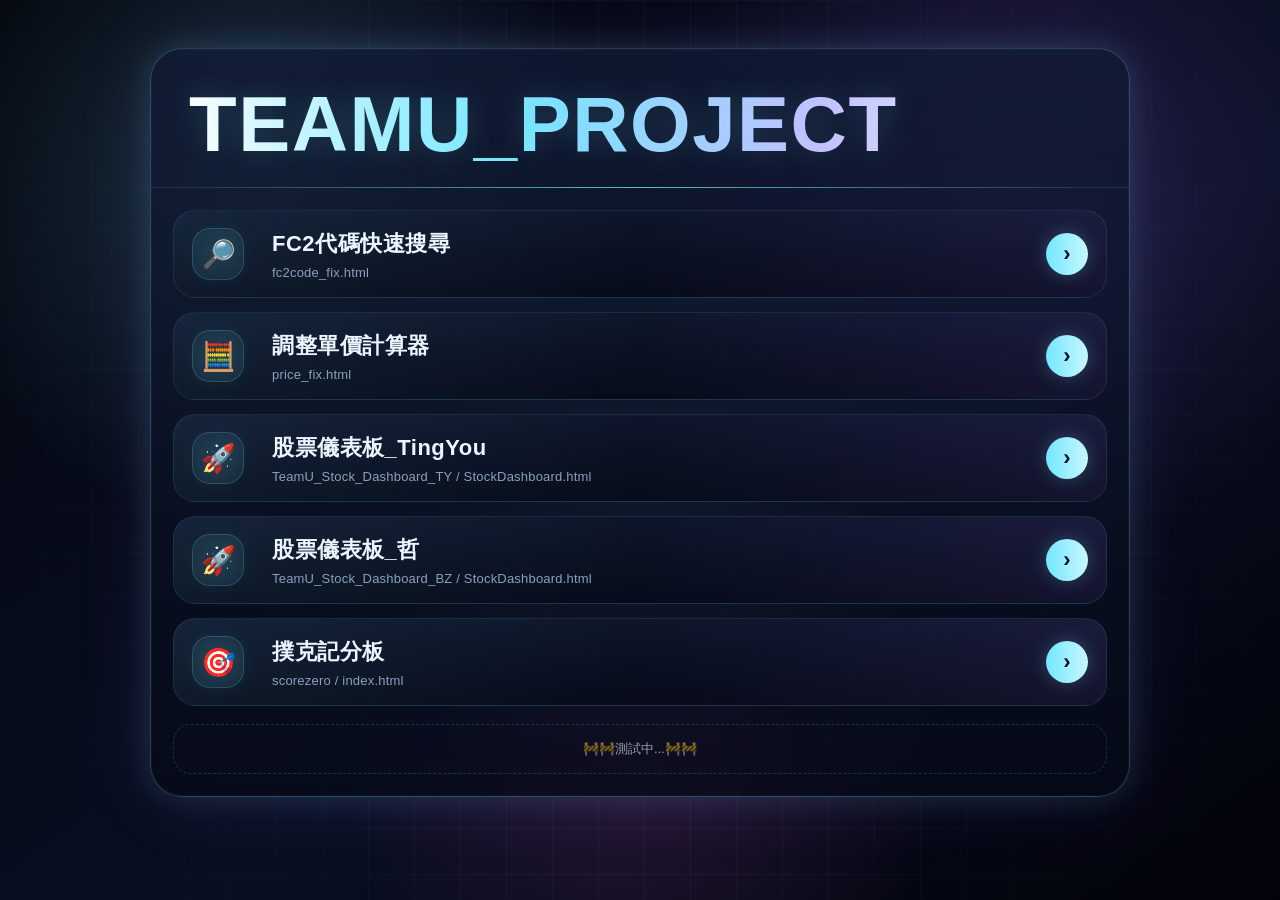
<file: index.html>
<!DOCTYPE html>
<html lang="zh-Hant">
<head>
  <link rel="icon" type="image/png" href="favicon.png">
  <meta charset="UTF-8" />
  <meta name="viewport" content="width=device-width, initial-scale=1.0" />
  <title>TeamU_Project</title>
  <style>
    :root {
      --bg1: #03050d;
      --bg2: #090f22;
      --line: rgba(117, 231, 255, 0.24);
      --cyan: #75e7ff;
      --purple: #a46cff;
      --pink: #ff5ce1;
      --text: #eaf6ff;
      --muted: #8aa0bf;
    }

    * { box-sizing: border-box; }

    html, body {
      margin: 0;
      min-height: 100%;
      font-family: "Segoe UI", "Noto Sans TC", Arial, sans-serif;
      color: var(--text);
    }

    body {
      min-height: 100vh;
      background:
        radial-gradient(circle at 20% 20%, rgba(117, 231, 255, 0.18), transparent 28%),
        radial-gradient(circle at 80% 20%, rgba(164, 108, 255, 0.16), transparent 30%),
        radial-gradient(circle at 50% 85%, rgba(255, 92, 225, 0.12), transparent 30%),
        linear-gradient(145deg, var(--bg1), var(--bg2) 58%, #02030a);
      overflow-x: hidden;
    }

    body::before {
      content: "";
      position: fixed;
      inset: 0;
      background-image:
        linear-gradient(rgba(117, 231, 255, 0.055) 1px, transparent 1px),
        linear-gradient(90deg, rgba(117, 231, 255, 0.055) 1px, transparent 1px);
      background-size: 46px 46px;
      mask-image: radial-gradient(circle at center, black 42%, transparent 92%);
      pointer-events: none;
    }

    body::after {
      content: "";
      position: fixed;
      left: 50%;
      top: 50%;
      width: 620px;
      height: 620px;
      transform: translate(-50%, -50%);
      border-radius: 50%;
      background: radial-gradient(circle, rgba(117, 231, 255, 0.15), transparent 68%);
      filter: blur(24px);
      animation: pulse 6s ease-in-out infinite;
      pointer-events: none;
    }

    @keyframes pulse {
      0%, 100% { opacity: .58; }
      50% { opacity: .95; }
    }

    .stars {
      position: fixed;
      inset: 0;
      background-image:
        radial-gradient(2px 2px at 12% 22%, rgba(255,255,255,.85), transparent 60%),
        radial-gradient(1.5px 1.5px at 25% 78%, rgba(117, 231, 255,.9), transparent 60%),
        radial-gradient(2px 2px at 77% 28%, rgba(255,255,255,.78), transparent 60%),
        radial-gradient(1.5px 1.5px at 86% 72%, rgba(164, 108, 255,.9), transparent 60%),
        radial-gradient(1.2px 1.2px at 52% 56%, rgba(255, 92, 225,.85), transparent 60%);
      pointer-events: none;
    }

    .wrap {
      position: relative;
      z-index: 1;
      width: min(980px, calc(100% - 32px));
      margin: 0 auto;
      padding: 48px 0;
    }

    .portal {
      border-radius: 32px;
      border: 1px solid var(--line);
      background: linear-gradient(180deg, rgba(18, 27, 54, 0.76), rgba(6, 10, 24, 0.72));
      backdrop-filter: blur(16px);
      box-shadow:
        0 0 0 1px rgba(255,255,255,0.03) inset,
        0 0 32px rgba(117, 231, 255, 0.14),
        0 0 80px rgba(164, 108, 255, 0.12);
      overflow: hidden;
    }

    .header {
      padding: 38px 38px 26px;
      border-bottom: 1px solid rgba(117, 231, 255, 0.12);
      position: relative;
    }

    .header::after {
      content: "";
      position: absolute;
      left: 38px;
      right: 38px;
      bottom: -1px;
      height: 1px;
      background: linear-gradient(90deg, transparent, rgba(117,231,255,.75), transparent);
    }

    h1 {
      margin: 0;
      font-size: clamp(42px, 7vw, 78px);
      line-height: .95;
      letter-spacing: 1.5px;
      font-weight: 900;
      text-transform: uppercase;
      background: linear-gradient(90deg, #ffffff, var(--cyan) 35%, #c7bfff 70%, #ffffff);
      -webkit-background-clip: text;
      -webkit-text-fill-color: transparent;
      text-shadow: 0 0 30px rgba(117, 231, 255, 0.2);
    }

    .project-list {
      padding: 22px;
      display: flex;
      flex-direction: column;
      gap: 14px;
    }

    .project-row {
      min-height: 88px;
      display: grid;
      grid-template-columns: 62px 1fr auto;
      align-items: center;
      gap: 18px;
      padding: 16px 18px;
      text-decoration: none;
      color: var(--text);
      border-radius: 22px;
      border: 1px solid rgba(117, 231, 255, 0.16);
      background: linear-gradient(180deg, rgba(15, 22, 44, 0.86), rgba(7, 11, 25, 0.92));
      position: relative;
      overflow: hidden;
      transition: transform .22s ease, border-color .22s ease, box-shadow .22s ease;
    }

    .project-row::before {
      content: "";
      position: absolute;
      inset: 0;
      background: linear-gradient(100deg, rgba(117, 231, 255, 0.1), transparent 50%, rgba(164,108,255,0.12));
      opacity: .75;
      pointer-events: none;
    }

    .project-row:hover {
      transform: translateX(8px);
      border-color: rgba(117, 231, 255, 0.5);
      box-shadow: 0 0 30px rgba(117, 231, 255, 0.14);
    }

    .icon, .project-info, .arrow {
      position: relative;
      z-index: 1;
    }

    .icon {
      width: 52px;
      height: 52px;
      border-radius: 18px;
      display: grid;
      place-items: center;
      font-size: 28px;
      background: rgba(117, 231, 255, 0.08);
      border: 1px solid rgba(117, 231, 255, 0.18);
      filter: drop-shadow(0 0 12px rgba(117, 231, 255, .22));
    }

    .project-name {
      font-size: 22px;
      font-weight: 850;
      letter-spacing: .5px;
    }

    .file-name {
      margin-top: 6px;
      color: var(--muted);
      font-size: 13px;
      letter-spacing: .2px;
    }

    .arrow {
      width: 42px;
      height: 42px;
      border-radius: 50%;
      display: grid;
      place-items: center;
      color: #07111f;
      background: linear-gradient(90deg, var(--cyan), #c6f7ff);
      font-size: 22px;
      font-weight: 900;
      box-shadow: 0 0 18px rgba(117, 231, 255, 0.25);
    }

    .add-note {
      margin-top: 4px;
      padding: 15px 18px;
      border-radius: 18px;
      color: rgba(234,246,255,.62);
      border: 1px dashed rgba(117, 231, 255, 0.18);
      font-size: 13px;
      text-align: center;
    }

    @media (max-width: 700px) {
      .wrap { width: min(100% - 20px, 980px); padding: 20px 0; }
      .header { padding: 30px 22px 22px; }
      .header::after { left: 22px; right: 22px; }
      .project-list { padding: 14px; }
      .project-row {
        grid-template-columns: 50px 1fr 36px;
        gap: 12px;
        padding: 14px;
      }
      .icon { width: 46px; height: 46px; font-size: 24px; }
      .project-name { font-size: 18px; }
      .file-name { font-size: 12px; }
      .arrow { width: 36px; height: 36px; font-size: 18px; }
    }
  </style>
</head>
<body>
  <div class="stars"></div>

  <main class="wrap">
    <section class="portal">
      <header class="header">
        <h1>TeamU_Project</h1>
      </header>

      <section class="project-list">
        <a class="project-row" href="fc2code_fix.html">
          <div class="icon">🔎</div>
          <div class="project-info">
            <div class="project-name">FC2代碼快速搜尋</div>
            <div class="file-name">fc2code_fix.html</div>
          </div>
          <div class="arrow">›</div>
        </a>

        <a class="project-row" href="price_fix.html">
          <div class="icon">🧮</div>
          <div class="project-info">
            <div class="project-name">調整單價計算器</div>
            <div class="file-name">price_fix.html</div>
          </div>
          <div class="arrow">›</div>
        </a>

        <a class="project-row" href="TeamU_Stock_Dashboard_TY/StockDashboard.html">
          <div class="icon">🚀</div>
          <div class="project-info">
            <div class="project-name">股票儀表板_TingYou</div>
            <div class="file-name">TeamU_Stock_Dashboard_TY / StockDashboard.html</div>
          </div>
          <div class="arrow">›</div>
        </a>

        <a class="project-row" href="TeamU_Stock_Dashboard_BZ/StockDashboard.html">
          <div class="icon">🚀</div>
          <div class="project-info">
            <div class="project-name">股票儀表板_哲</div>
            <div class="file-name">TeamU_Stock_Dashboard_BZ / StockDashboard.html</div>
          </div>
          <div class="arrow">›</div>
        </a>        
        

        <a class="project-row" href="scorezero/index.html">
          <div class="icon">🎯</div>
          <div class="project-info">
            <div class="project-name">撲克記分板</div>
            <div class="file-name">scorezero / index.html</div>
          </div>
          <div class="arrow">›</div>
        </a>



        <!-- 新增網站時，複製下面這段，改名稱與 href 檔名即可
        <a class="project-row" href="new_site.html">
          <div class="icon">🚧</div>
          <div class="project-info">
            <div class="project-name">新網站名稱</div>
            <div class="file-name">new_site.html</div>
          </div>
          <div class="arrow">›</div>
        </a>
                
        👍🔥✨🚀💡📍💯⚡️🌟🛠️⚙️📦🎯📊📝📅📌🔍💬🔔✉️📧🛒🛍️💰💎💳🔑🔒🔓🤝🏠🏢🌐💻📱🖥️🎥📷🎨🎧
        🎸🍕🍔☕️🍺🍻🍷🥂🗺️✈️🚗🚴‍♂️🏆🥇🥈🥉⚽️🏀🎵🎶❤️‍🔥💔❣️💖💕☘️🍁🌵🌺🌴🌊☀️🌙⭐☁️⚡💥🐾💪👋
        🙌👏✍️📌📎📐📏🔨🔩🪓🧱🪵🛢️🔮🧿🎒🧳🏷️🎟️🎫🍿🍩🍦🍣🍜🥩🥬🍎🍓🍇🥑🥥🥐🥖🧀🍖🍗🍟🌭🥪🌮🌯
        🥚🍳🥞🫖🥤🥤🍹🧃🧊🚢✈️🚁🚊🚋🚌🚕🚗🚚🚜🛵🛺🚲🛹🛴🚨🚥🚧⚓⛺🎪🎭🎰🎲🎳🎯🎨🎬🎤🎧🎷🎺
        🎸🎻🥁📱📲💻⌨️🖥️🖨️🖱️💾💿📀📼📷📸📹🎥📽️🎞️📞📟📠📺📻🎙️🎚️🎛️🧭⏱️⏲️⏰⏰⏳⏳📡🔋🔌💡🔦🕯️🪔
        🧯🛢️💵💴💶💷🪙💰💳💎⚖️🪜🧰🪛⛓️🩹🩺🩸💊💉🧬🔬🔭📡🛰️🚪🪞🪟🛏️🛋️🪑🚽🪠🚿🛁🔑🗝️📦📫📬📭📮📜📃📄📑
        📊📈📉🗒️🗓️📆📇📝📁📂📅📂📅📂
                      
        -->

        <div class="add-note">🚧🚧測試中...🚧🚧</div>
      </section>
    </section>
  </main>
</body>
</html>
</file>
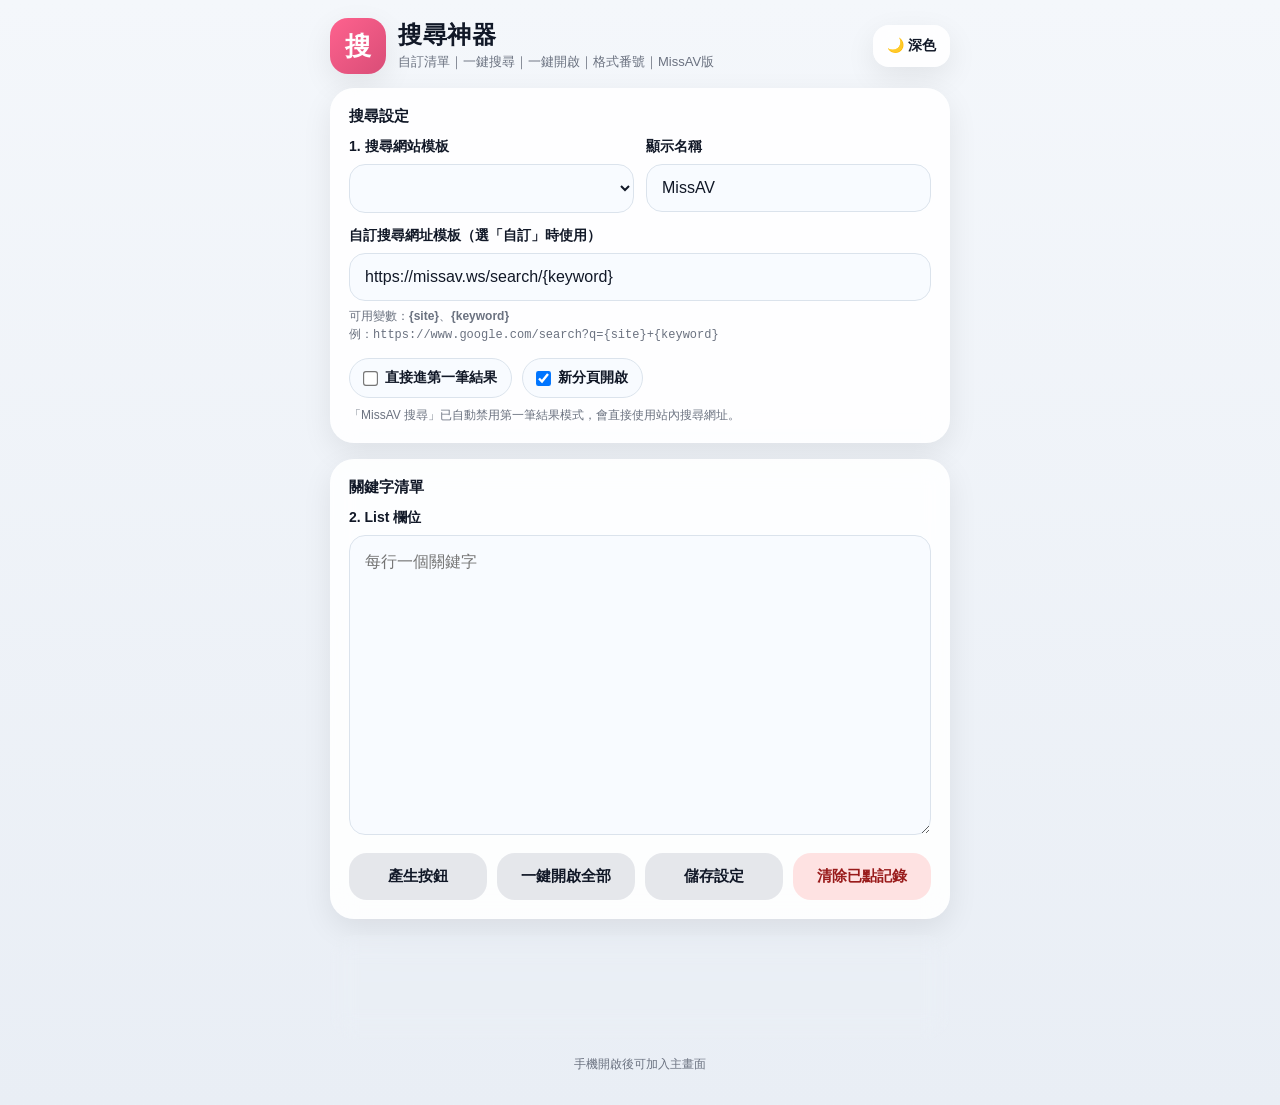
<file: fc2code_fix.html>
<!DOCTYPE html>
<html lang="zh-Hant">
<head>
  <link rel="icon" type="image/png" href="favicon.png">
  <meta charset="UTF-8" />
  <meta name="viewport" content="width=device-width, initial-scale=1.0, viewport-fit=cover" />
  <title>搜尋神器 V5</title>
  <meta name="theme-color" content="#111827" />
  <style>
    :root {
      --bg: #f4f7fb;
      --bg2: #e9eef5;
      --card: rgba(255, 255, 255, 0.88);
      --text: #111827;
      --subtext: #6b7280;
      --border: #dbe3ec;
      --input-bg: #f8fbff;
      --primary: #111827;
      --primary-text: #ffffff;
      --secondary: #e5e7eb;
      --secondary-text: #111827;
      --chip: #ffffff;
      --chip-border: #d7dfe8;
      --chip-visited: #dbeafe;
      --chip-visited-border: #60a5fa;
      --shadow: 0 10px 30px rgba(0, 0, 0, 0.08);
      --icon-bg: linear-gradient(135deg, rgb(254, 98, 142) 0%, #d94d77 100%);    }

    body.dark {
      --bg: #0b1220;
      --bg2: #111827;
      --card: rgba(17, 24, 39, 0.82);
      --text: #f9fafb;
      --subtext: #9ca3af;
      --border: #334155;
      --input-bg: #0f172a;
      --primary: #f9fafb;
      --primary-text: #111827;
      --secondary: #1f2937;
      --secondary-text: #f3f4f6;
      --chip: #111827;
      --chip-border: #334155;
      --chip-visited: #1e3a5f;
      --chip-visited-border: #60a5fa;
      --shadow: 0 12px 36px rgba(0, 0, 0, 0.35);
      --icon-bg: linear-gradient(135deg, rgb(254, 98, 142) 0%, #b93f67 100%);
    }

    * {
      box-sizing: border-box;
      -webkit-tap-highlight-color: transparent;
    }

    html, body {
      margin: 0;
      padding: 0;
      min-height: 100%;
      font-family: -apple-system, BlinkMacSystemFont, "Segoe UI", "Microsoft JhengHei", sans-serif;
      background: linear-gradient(180deg, var(--bg) 0%, var(--bg2) 100%);
      color: var(--text);
    }

    body {
      padding: 18px 12px 32px;
      transition: background 0.25s ease, color 0.25s ease;
    }

    .app {
      max-width: 620px;
      margin: 0 auto;
    }

    .topbar {
      display: flex;
      justify-content: space-between;
      align-items: center;
      gap: 12px;
      margin-bottom: 14px;
    }

    .brand {
      display: flex;
      align-items: center;
      gap: 12px;
    }

    .app-icon {
      width: 56px;
      height: 56px;
      border-radius: 18px;
      background: var(--icon-bg);
      color: white;
      display: flex;
      align-items: center;
      justify-content: center;
      font-size: 26px;
      font-weight: 800;
      box-shadow: var(--shadow);
      flex-shrink: 0;
    }

    .brand-text h1 {
      font-size: 24px;
      margin: 0;
      line-height: 1.2;
      font-weight: 800;
      letter-spacing: 0.5px;
    }

    .brand-text p {
      margin: 4px 0 0;
      color: var(--subtext);
      font-size: 13px;
    }

    .toggle-btn {
      border: none;
      background: var(--card);
      color: var(--text);
      border-radius: 16px;
      padding: 12px 14px;
      cursor: pointer;
      box-shadow: var(--shadow);
      font-size: 14px;
      font-weight: 700;
      backdrop-filter: blur(10px);
    }

    .card {
      background: var(--card);
      border: 1px solid rgba(255,255,255,0.08);
      backdrop-filter: blur(12px);
      border-radius: 24px;
      padding: 18px;
      box-shadow: var(--shadow);
      margin-bottom: 16px;
    }

    .section-title {
      font-size: 15px;
      font-weight: 800;
      margin-bottom: 12px;
    }

    .field { margin-bottom: 14px; }

    .field label {
      display: block;
      margin-bottom: 8px;
      font-size: 14px;
      font-weight: 700;
    }

    .field input,
    .field select,
    .field textarea {
      width: 100%;
      border: 1px solid var(--border);
      border-radius: 16px;
      padding: 14px 15px;
      font-size: 16px;
      background: var(--input-bg);
      color: var(--text);
      outline: none;
      transition: 0.2s ease;
    }

    .field input:focus,
    .field select:focus,
    .field textarea:focus {
      border-color: #60a5fa;
      box-shadow: 0 0 0 4px rgba(96, 165, 250, 0.15);
    }

    .field textarea {
      min-height: 300px;
      resize: vertical;
      line-height: 1.65;
    }

    .hint {
      color: var(--subtext);
      font-size: 12px;
      margin-top: 6px;
      line-height: 1.5;
    }

    .inline-grid {
      display: grid;
      grid-template-columns: 1fr 1fr;
      gap: 12px;
    }

    .switch-row {
      display: flex;
      flex-wrap: wrap;
      gap: 10px;
      margin-top: 4px;
    }

    .switch-pill {
      display: inline-flex;
      align-items: center;
      gap: 8px;
      background: var(--input-bg);
      border: 1px solid var(--border);
      border-radius: 999px;
      padding: 10px 14px;
      font-size: 14px;
      font-weight: 600;
    }

    .switch-pill input {
      width: auto;
      margin: 0;
      transform: scale(1.15);
    }

    .button-row {
      display: flex;
      flex-wrap: wrap;
      gap: 10px;
      margin-top: 8px;
    }

    button.action {
      border: none;
      border-radius: 18px;
      padding: 14px 18px;
      cursor: pointer;
      font-size: 15px;
      font-weight: 800;
      transition: transform 0.08s ease, opacity 0.2s ease;
      min-width: 130px;
    }

    button.action:active { transform: scale(0.98); }
    .primary { background: var(--primary); color: var(--primary-text); flex: 1; }
    .secondary { background: var(--secondary); color: var(--secondary-text); flex: 1; }
    .danger-lite { background: #fee2e2; color: #991b1b; flex: 1; }
    body.dark .danger-lite { background: #3f1d1d; color: #fecaca; }

    .result-header {
      display: flex;
      justify-content: space-between;
      align-items: center;
      gap: 10px;
      flex-wrap: wrap;
      margin-bottom: 12px;
    }

    .result-header h2 { margin: 0; font-size: 18px; font-weight: 800; }

    .chips {
      display: flex;
      flex-wrap: wrap;
      gap: 10px;
    }

    .chip {
      background: var(--chip);
      border: 1px solid var(--chip-border);
      border-radius: 18px;
      padding: 12px 16px;
      font-size: 15px;
      font-weight: 700;
      cursor: pointer;
      user-select: none;
      transition: all 0.18s ease;
      box-shadow: 0 4px 12px rgba(0,0,0,0.04);
      color: var(--text);
    }

    .chip:hover { transform: translateY(-1px); }
    .chip.visited {
      background: var(--chip-visited);
      border-color: var(--chip-visited-border);
      box-shadow: 0 0 0 3px rgba(96, 165, 250, 0.12);
    }

    .empty {
      color: var(--subtext);
      font-size: 14px;
      padding: 6px 2px;
    }

    .footer-note {
      text-align: center;
      color: var(--subtext);
      font-size: 12px;
      margin-top: 14px;
      line-height: 1.6;
    }

    @media (max-width: 520px) {
      body { padding: 14px 10px 26px; }
      .inline-grid { grid-template-columns: 1fr; }
      .app-icon { width: 52px; height: 52px; font-size: 24px; }
      .brand-text h1 { font-size: 22px; }
      .card { border-radius: 22px; padding: 16px; }
      .field textarea { min-height: 340px; }
      button.action, .chip { width: 100%; }
    }
  </style>
</head>
<body>
  <div class="app">
    <div class="topbar">
      <div class="brand">
        <div class="app-icon">搜</div>
        <div class="brand-text">
          <h1>搜尋神器</h1>
          <p>自訂清單｜一鍵搜尋｜一鍵開啟｜格式番號｜MissAV版</p>
        </div>
      </div>
      <button class="toggle-btn" id="themeToggle">🌙 深色</button>
    </div>

    <div class="card">
      <div class="section-title">搜尋設定</div>

      <div class="inline-grid">
        <div class="field">
          <label for="presetSelect">1. 搜尋網站模板</label>
          <select id="presetSelect"></select>
        </div>

        <div class="field">
          <label for="siteName">顯示名稱</label>
          <input id="siteName" type="text" placeholder="例如：PTT" />
        </div>
      </div>

      <div class="field">
        <label for="customUrl">自訂搜尋網址模板（選「自訂」時使用）</label>
        <input id="customUrl" type="text" placeholder="例如：https://www.google.com/search?q={site}+{keyword}" />
        <div class="hint">
          可用變數：<b>{site}</b>、<b>{keyword}</b><br>
          例：<code>https://www.google.com/search?q={site}+{keyword}</code>
        </div>
      </div>

      <div class="switch-row">
        <label class="switch-pill">
          <input type="checkbox" id="firstResultMode" />
          直接進第一筆結果
        </label>

        <label class="switch-pill">
          <input type="checkbox" id="openInNewTab" checked />
          新分頁開啟
        </label>
      </div>

      <div class="hint" id="luckyHint" style="margin-top:8px;">
        「直接進第一筆結果」會使用 Google Lucky；部分模板會自動禁用，避免站內搜尋網址被改寫。
      </div>
    </div>

    <div class="card">
      <div class="section-title">關鍵字清單</div>

      <div class="field">
        <label for="keywordList">2. List 欄位</label>
        <textarea id="keywordList" placeholder="每行一個關鍵字"></textarea>
      </div>

      <div class="button-row">
        <button class="action secondary" id="formatBtn">產生按鈕</button>
        <button class="action secondary" id="openAllBtn">一鍵開啟全部</button>
        <button class="action secondary" id="saveBtn">儲存設定</button>
        <button class="action danger-lite" id="clearVisitedBtn">清除已點記錄</button>
      </div>
    </div>

    <div class="card">
      <div class="result-header">
        <h2 id="resultTitle">搜尋按鈕</h2>
      </div>
      <div class="chips" id="chipContainer"></div>
      <div class="empty" id="emptyText">尚未產生按鈕</div>
    </div>

    <div class="footer-note">
      手機開啟後可加入主畫面
    </div>
  </div>

  <script>
    const presets = [
      { key: "MissAV", name: "MissAV 搜尋", siteName: "MissAV", url: "https://missav.ws/search/{keyword}", disableLucky: true },
      { key: "custom", name: "自訂模板", siteName: "自訂", url: "" }
    ];

    const STORAGE_KEY = "searchToolDataV5";
    const VISITED_KEY = "searchToolVisitedV5";
    const THEME_KEY = "searchToolThemeV5";

    const presetSelect = document.getElementById("presetSelect");
    const siteNameInput = document.getElementById("siteName");
    const customUrlInput = document.getElementById("customUrl");
    const keywordListInput = document.getElementById("keywordList");
    const firstResultModeInput = document.getElementById("firstResultMode");
    const openInNewTabInput = document.getElementById("openInNewTab");
    const chipContainer = document.getElementById("chipContainer");
    const emptyText = document.getElementById("emptyText");
    const resultTitle = document.getElementById("resultTitle");
    const themeToggle = document.getElementById("themeToggle");
    const luckyHint = document.getElementById("luckyHint");

    function initPresets() {
      presetSelect.innerHTML = presets.map(p => `<option value="${p.key}">${p.name}</option>`).join("");
    }

    function getPresetByKey(key) {
      return presets.find(p => p.key === key) || presets[0];
    }

    function applyPreset(key, keepCustomValue = true) {
      const preset = getPresetByKey(key);
      if (preset.key !== "custom") {
        siteNameInput.value = preset.siteName || "";
        customUrlInput.value = preset.url || "";
      } else if (!keepCustomValue && !customUrlInput.value.trim()) {
        customUrlInput.value = "https://missav.ws/search/{keyword}";
      }
      updateLuckyHint();
    }

    function getCurrentTemplate() {
      const selected = getPresetByKey(presetSelect.value);
      if (selected.key === "custom") {
        return customUrlInput.value.trim();
      }
      return selected.url;
    }

    function buildNormalUrl(siteName, keyword, template) {
      return template
        .replaceAll("{site}", encodeURIComponent(siteName))
        .replaceAll("{keyword}", encodeURIComponent(keyword));
    }

    function buildLuckyUrl(siteName, keyword) {
      const presetKey = presetSelect.value;
      const q = buildLuckyQuery(siteName, keyword, presetKey);
      return "https://www.google.com/search?btnI=I&q=" + encodeURIComponent(q);
    }

    function buildLuckyQuery(siteName, keyword, presetKey) {
      switch (presetKey) {
        case "google-site-ptt":
          return `site:www.ptt.cc ${keyword}`;
        case "google-site-dcard":
          return `site:www.dcard.tw ${keyword}`;
        case "google-site-mobile01":
          return `site:www.mobile01.com ${keyword}`;
        case "youtube":
          return `site:youtube.com ${keyword}`;
        case "shopee":
          return `site:shopee.tw ${keyword}`;
        case "momoshop":
          return `site:momoshop.com.tw ${keyword}`;
        case "pchome":
          return `site:pchome.com.tw ${keyword}`;
        case "custom":
          return `${siteName} ${keyword}`;
        default:
          return `${siteName} ${keyword}`;
      }
    }

    function shouldUseLucky() {
      const selected = getPresetByKey(presetSelect.value);
      return firstResultModeInput.checked && !selected.disableLucky;
    }

    function updateLuckyHint() {
      const selected = getPresetByKey(presetSelect.value);
      if (selected.disableLucky) {
        luckyHint.textContent = `「${selected.name}」已自動禁用第一筆結果模式，會直接使用站內搜尋網址。`;
      } else {
        luckyHint.textContent = "「直接進第一筆結果」會使用 Google Lucky；部分模板會自動禁用，避免站內搜尋網址被改寫。";
      }
    }

    function getVisitedMap() {
      try { return JSON.parse(localStorage.getItem(VISITED_KEY) || "{}"); }
      catch { return {}; }
    }

    function saveVisitedMap(data) {
      localStorage.setItem(VISITED_KEY, JSON.stringify(data));
    }

    function makeVisitId(siteName, keyword, mode) {
      return `${siteName}__${keyword}__${mode}`;
    }

    function markVisited(siteName, keyword, mode) {
      const visited = getVisitedMap();
      visited[makeVisitId(siteName, keyword, mode)] = true;
      saveVisitedMap(visited);
    }

    function isVisited(siteName, keyword, mode) {
      const visited = getVisitedMap();
      return !!visited[makeVisitId(siteName, keyword, mode)];
    }

    function getCurrentModeText() {
      return shouldUseLucky() ? "first" : "normal";
    }

    function openUrl(url) {
      if (openInNewTabInput.checked) {
        window.open(url, "_blank", "noopener");
      } else {
        window.location.href = url;
      }
    }

    function openUrlInNewTabAlways(url) {
      window.open(url, "_blank", "noopener");
    }

    function getKeywords() {
      return keywordListInput.value.split("\n").map(v => v.trim()).filter(Boolean);
    }

    function createUrlForKeyword(siteName, keyword, template) {
      return shouldUseLucky()
        ? buildLuckyUrl(siteName, keyword)
        : buildNormalUrl(siteName, keyword, template);
    }

    function generateButtons() {
      const siteName = siteNameInput.value.trim();
      const template = getCurrentTemplate();
      const keywords = getKeywords();
      const mode = getCurrentModeText();

      chipContainer.innerHTML = "";

      if (!siteName || !template || keywords.length === 0) {
        resultTitle.textContent = "搜尋按鈕";
        emptyText.style.display = "block";
        emptyText.textContent = "請先填好模板與關鍵字";
        return;
      }

      emptyText.style.display = "none";
      resultTitle.textContent = `${siteName} 搜尋按鈕`;

      keywords.forEach(keyword => {
        const chip = document.createElement("button");
        chip.type = "button";
        chip.className = "chip";
        chip.textContent = keyword;

        if (isVisited(siteName, keyword, mode)) {
          chip.classList.add("visited");
        }

        chip.addEventListener("click", () => {
          const url = createUrlForKeyword(siteName, keyword, template);
          markVisited(siteName, keyword, mode);
          chip.classList.add("visited");
          openUrl(url);
        });

        chipContainer.appendChild(chip);
      });
    }

    function openAll() {
      const siteName = siteNameInput.value.trim();
      const template = getCurrentTemplate();
      const keywords = getKeywords();
      const mode = getCurrentModeText();

      if (!siteName || !template || keywords.length === 0) {
        alert("請先填好模板與關鍵字");
        return;
      }

      keywords.forEach((keyword, index) => {
        const url = createUrlForKeyword(siteName, keyword, template);
        markVisited(siteName, keyword, mode);
        setTimeout(() => {
          openUrlInNewTabAlways(url);
        }, index * 250);
      });

      generateButtons();
    }

    function saveData() {
      const data = {
        presetKey: presetSelect.value,
        siteName: siteNameInput.value,
        customUrl: customUrlInput.value,
        keywordList: keywordListInput.value,
        firstResultMode: firstResultModeInput.checked,
        openInNewTab: openInNewTabInput.checked
      };
      localStorage.setItem(STORAGE_KEY, JSON.stringify(data));
      alert("已儲存設定");
    }

    function loadData() {
      initPresets();

      const theme = localStorage.getItem(THEME_KEY) || "light";
      setTheme(theme);

      const saved = localStorage.getItem(STORAGE_KEY);
      if (!saved) {
        presetSelect.value = "google-ptt";
        applyPreset("google-ptt");
        generateButtons();
        return;
      }

      try {
        const data = JSON.parse(saved);
        presetSelect.value = data.presetKey || "google-ptt";
        applyPreset(presetSelect.value);

        if (typeof data.siteName === "string") siteNameInput.value = data.siteName;
        if (typeof data.customUrl === "string") customUrlInput.value = data.customUrl;
        if (typeof data.keywordList === "string") keywordListInput.value = data.keywordList;
        firstResultModeInput.checked = !!data.firstResultMode;
        openInNewTabInput.checked = data.openInNewTab !== false;
      } catch (e) {
        console.error(e);
        presetSelect.value = "google-ptt";
        applyPreset("google-ptt");
      }

      updateLuckyHint();
      generateButtons();
    }

    function clearVisited() {
      localStorage.removeItem(VISITED_KEY);
      generateButtons();
      alert("已清除已點記錄");
    }

    function setTheme(theme) {
      if (theme === "dark") {
        document.body.classList.add("dark");
        themeToggle.textContent = "☀️ 淺色";
      } else {
        document.body.classList.remove("dark");
        themeToggle.textContent = "🌙 深色";
      }
      localStorage.setItem(THEME_KEY, theme);
    }

    function toggleTheme() {
      const current = document.body.classList.contains("dark") ? "dark" : "light";
      setTheme(current === "dark" ? "light" : "dark");
    }

    function formatListToNumbers() {
      const lines = keywordListInput.value.split("\n");
      const formatted = lines
        .map(line => {
          const matches = line.match(/\d+/g);
          return matches ? matches[matches.length - 1] : "";
        })
        .filter(line => line !== "");

      keywordListInput.value = formatted.join("\n");
      generateButtons();
    }

    presetSelect.addEventListener("change", () => {
      applyPreset(presetSelect.value, true);
      generateButtons();
    });

    document.getElementById("formatBtn").addEventListener("click", formatListToNumbers);
    document.getElementById("openAllBtn").addEventListener("click", openAll);
    document.getElementById("saveBtn").addEventListener("click", saveData);
    document.getElementById("clearVisitedBtn").addEventListener("click", clearVisited);
    themeToggle.addEventListener("click", toggleTheme);

    [siteNameInput, customUrlInput, keywordListInput, firstResultModeInput, openInNewTabInput].forEach(el => {
      el.addEventListener("input", generateButtons);
      el.addEventListener("change", () => {
        updateLuckyHint();
        generateButtons();
      });
    });

    loadData();
  </script>
</body>
</html>
</file>
